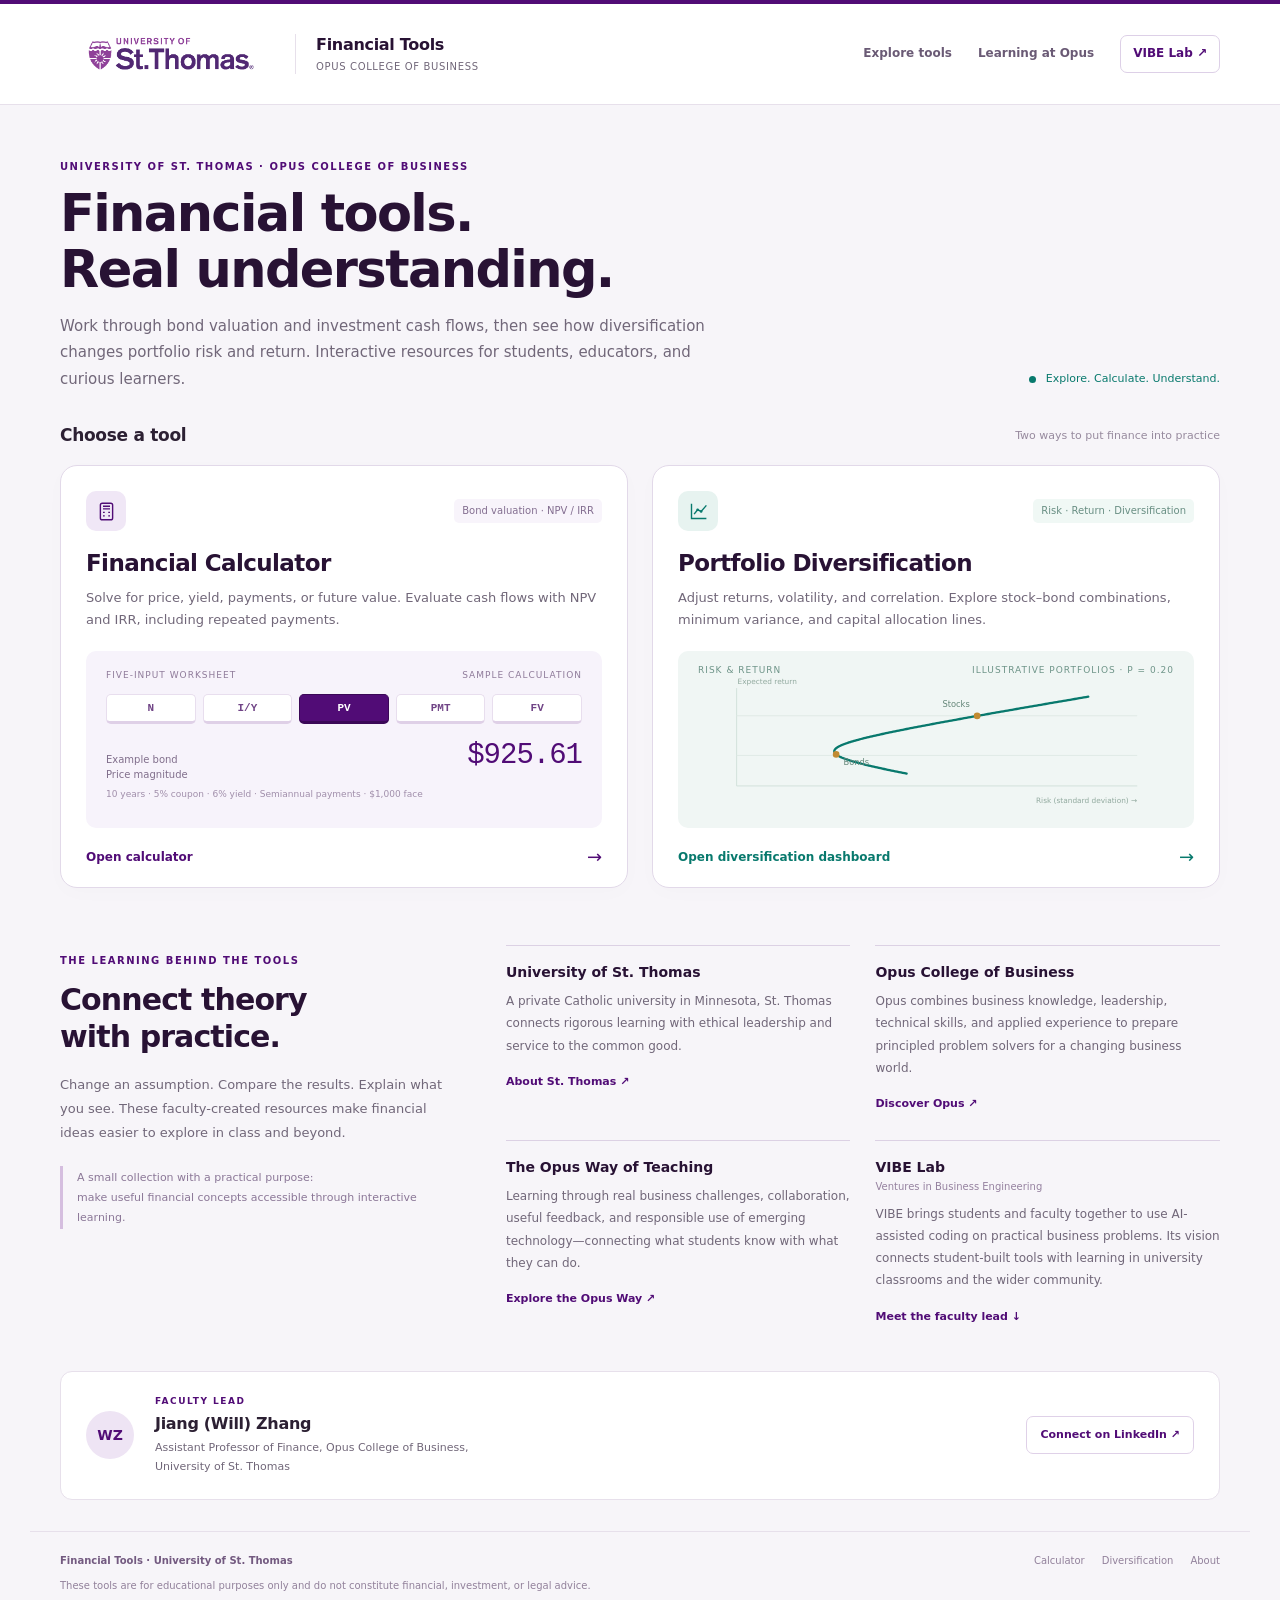
<file: index.html>
<!doctype html>
<html lang="en">
<head>
  <meta charset="utf-8">
  <meta name="viewport" content="width=device-width,initial-scale=1">
  <meta name="description" content="Interactive financial learning tools by Jiang (Will) Zhang at the University of St. Thomas, Opus College of Business: a financial calculator and a portfolio diversification dashboard.">
  <title>Financial Tools | University of St. Thomas · Opus</title>
  <link rel="icon" href="data:,">
  <link rel="stylesheet" href="./assets/site.css">
</head>
<body class="ft-home">
  <a class="ft-skip" href="#main">Skip to content</a>
  <header class="ft-header">
    <div class="ft-wrap ft-header-inner">
      <a class="ft-logo-group" href="./index.html" aria-label="Financial Tools home"><img class="ft-logo" src="./assets/ust-logo.png" width="739" height="301" alt="University of St. Thomas"><span class="ft-wordmark"><strong>Financial Tools</strong><span>Opus College of Business</span></span></a>
      <nav class="ft-home-nav" aria-label="Main navigation"><a href="#tools">Explore tools</a><a href="#about">Learning at Opus</a><a class="ft-nav-accent" href="#vibe">VIBE Lab ↗</a></nav>
    </div>
  </header>
  <main class="ft-wrap" id="main">
    <section class="ft-hero" aria-labelledby="page-title">
      <div><span class="ft-eyebrow">University of St. Thomas · Opus College of Business</span><h1 id="page-title">Financial tools.<br>Real understanding.</h1><p>Work through bond valuation and investment cash flows, then see how diversification changes portfolio risk and return. Interactive resources for students, educators, and curious learners.</p></div>
      <div class="ft-hero-note"><i aria-hidden="true"></i>Explore. Calculate. Understand.</div>
    </section>
    <section id="tools" aria-labelledby="tools-title">
      <div class="ft-section-heading"><h2 id="tools-title">Choose a tool</h2><span>Two ways to put finance into practice</span></div>
      <div class="ft-tool-grid">
        <a class="ft-tool-card" href="./calculator/index.html" aria-label="Open Financial Calculator">
          <div class="ft-tool-top"><span class="ft-icon" aria-hidden="true"><svg viewBox="0 0 24 24" fill="none" stroke="currentColor" stroke-width="1.6"><rect x="5" y="2.5" width="14" height="19" rx="2.2"/><path d="M8 6h8M8 9h8M8 13h2m4 0h2M8 17h2m4 0h2"/></svg></span><span class="ft-tool-tag">Bond valuation · NPV / IRR</span></div>
          <h3>Financial Calculator</h3><p class="ft-tool-description">Solve for price, yield, payments, or future value. Evaluate cash flows with NPV and IRR, including repeated payments.</p>
          <div class="ft-preview" aria-hidden="true"><div class="ft-preview-label"><span>Five-input worksheet</span><span>Sample calculation</span></div><div class="ft-mini-keys"><span>N</span><span>I/Y</span><span class="ft-key-active">PV</span><span>PMT</span><span>FV</span></div><div class="ft-preview-answer"><span>Example bond<br>Price magnitude</span><strong>$925.61</strong></div><div class="ft-preview-foot">10 years · 5% coupon · 6% yield · Semiannual payments · $1,000 face</div></div>
          <div class="ft-tool-open"><span>Open calculator</span><span class="ft-open-arrow" aria-hidden="true">→</span></div>
        </a>
        <a class="ft-tool-card ft-div-card" href="./diversification/index.html" aria-label="Open Portfolio Diversification Dashboard">
          <div class="ft-tool-top"><span class="ft-icon" aria-hidden="true"><svg viewBox="0 0 24 24" fill="none" stroke="currentColor" stroke-width="1.6"><path d="M4 3v17h17M7 15l4-5 4 2 6-7"/><circle cx="11" cy="10" r="1.5" fill="currentColor" stroke="none"/><circle cx="15" cy="12" r="1.5" fill="currentColor" stroke="none"/></svg></span><span class="ft-tool-tag">Risk · Return · Diversification</span></div>
          <h3>Portfolio Diversification</h3><p class="ft-tool-description">Adjust returns, volatility, and correlation. Explore stock–bond combinations, minimum variance, and capital allocation lines.</p>
          <div class="ft-preview" aria-hidden="true"><div class="ft-preview-label"><span>Risk &amp; return</span><span>Illustrative portfolios · ρ = 0.20</span></div><svg class="ft-curve" viewBox="0 0 480 143" aria-hidden="true"><path d="M24 12V118H458" stroke="#d0e0d9" stroke-width="1" fill="none"/><path d="M24 42H458M24 85H458" stroke="#dfeae5" stroke-width="1" fill="none"/><path d="M208.18,104.67 L206.08,104.25 L203.99,103.83 L201.91,103.42 L199.84,103.00 L197.79,102.58 L195.75,102.17 L193.72,101.75 L191.71,101.33 L189.72,100.92 L187.74,100.50 L185.77,100.08 L183.83,99.67 L181.90,99.25 L179.99,98.83 L178.10,98.42 L176.23,98.00 L174.37,97.58 L172.55,97.17 L170.74,96.75 L168.95,96.33 L167.20,95.92 L165.46,95.50 L163.75,95.08 L162.07,94.67 L160.42,94.25 L158.79,93.83 L157.20,93.42 L155.63,93.00 L154.10,92.58 L152.61,92.17 L151.14,91.75 L149.72,91.33 L148.33,90.92 L146.98,90.50 L145.67,90.08 L144.40,89.67 L143.18,89.25 L142.00,88.83 L140.87,88.42 L139.78,88.00 L138.74,87.58 L137.75,87.17 L136.82,86.75 L135.93,86.33 L135.11,85.92 L134.33,85.50 L133.62,85.08 L132.96,84.67 L132.36,84.25 L131.82,83.83 L131.34,83.42 L130.92,83.00 L130.57,82.58 L130.28,82.17 L130.05,81.75 L129.89,81.33 L129.79,80.92 L129.76,80.50 L129.79,80.08 L129.89,79.67 L130.05,79.25 L130.28,78.83 L130.57,78.42 L130.92,78.00 L131.34,77.58 L131.82,77.17 L132.36,76.75 L132.96,76.33 L133.62,75.92 L134.33,75.50 L135.11,75.08 L135.93,74.67 L136.82,74.25 L137.75,73.83 L138.74,73.42 L139.78,73.00 L140.87,72.58 L142.00,72.17 L143.18,71.75 L144.40,71.33 L145.67,70.92 L146.98,70.50 L148.33,70.08 L149.72,69.67 L151.14,69.25 L152.61,68.83 L154.10,68.42 L155.63,68.00 L157.20,67.58 L158.79,67.17 L160.42,66.75 L162.07,66.33 L163.75,65.92 L165.46,65.50 L167.20,65.08 L168.95,64.67 L170.74,64.25 L172.55,63.83 L174.37,63.42 L176.23,63.00 L178.10,62.58 L179.99,62.17 L181.90,61.75 L183.83,61.33 L185.77,60.92 L187.74,60.50 L189.72,60.08 L191.71,59.67 L193.72,59.25 L195.75,58.83 L197.79,58.42 L199.84,58.00 L201.91,57.58 L203.99,57.17 L206.08,56.75 L208.18,56.33 L210.30,55.92 L212.42,55.50 L214.56,55.08 L216.71,54.67 L218.86,54.25 L221.03,53.83 L223.20,53.42 L225.39,53.00 L227.58,52.58 L229.78,52.17 L231.99,51.75 L234.21,51.33 L236.43,50.92 L238.67,50.50 L240.90,50.08 L243.15,49.67 L245.40,49.25 L247.66,48.83 L249.93,48.42 L252.20,48.00 L254.48,47.58 L256.76,47.17 L259.05,46.75 L261.34,46.33 L263.64,45.92 L265.95,45.50 L268.26,45.08 L270.57,44.67 L272.89,44.25 L275.21,43.83 L277.54,43.42 L279.87,43.00 L282.21,42.58 L284.55,42.17 L286.89,41.75 L289.24,41.33 L291.59,40.92 L293.94,40.50 L296.30,40.08 L298.66,39.67 L301.03,39.25 L303.40,38.83 L305.77,38.42 L308.14,38.00 L310.52,37.58 L312.90,37.17 L315.28,36.75 L317.67,36.33 L320.06,35.92 L322.45,35.50 L324.84,35.08 L327.24,34.67 L329.64,34.25 L332.04,33.83 L334.45,33.42 L336.85,33.00 L339.26,32.58 L341.67,32.17 L344.08,31.75 L346.50,31.33 L348.91,30.92 L351.33,30.50 L353.75,30.08 L356.18,29.67 L358.60,29.25 L361.03,28.83 L363.45,28.42 L365.88,28.00 L368.32,27.58 L370.75,27.17 L373.18,26.75 L375.62,26.33 L378.06,25.92 L380.50,25.50 L382.94,25.08 L385.38,24.67 L387.82,24.25 L390.27,23.83 L392.72,23.42 L395.16,23.00 L397.61,22.58 L400.06,22.17 L402.52,21.75 L404.97,21.33" fill="none" stroke="#08796d" stroke-width="2.5" stroke-linecap="round"/><circle cx="131.82" cy="83.83" r="3.6" fill="#c18b32"/><circle cx="284.55" cy="42.17" r="3.6" fill="#c18b32"/><text x="139.82" y="95.83" font-size="9" fill="#658779">Bonds</text><text x="276.55" y="32.17" text-anchor="end" font-size="9" fill="#658779">Stocks</text><text x="25" y="8" font-size="8" fill="#92aa9f">Expected return</text><text x="458" y="136" text-anchor="end" font-size="8" fill="#92aa9f">Risk (standard deviation) →</text></svg></div>
          <div class="ft-tool-open"><span>Open diversification dashboard</span><span class="ft-open-arrow" aria-hidden="true">→</span></div>
        </a>
      </div>
    </section>
    <section class="ft-learning" id="about" aria-labelledby="learning-title">
      <div class="ft-learning-intro"><span class="ft-eyebrow">The learning behind the tools</span><h2 id="learning-title">Connect theory<br>with practice.</h2><p>Change an assumption. Compare the results. Explain what you see. These faculty-created resources make financial ideas easier to explore in class and beyond.</p><div class="ft-learning-note">A small collection with a practical purpose:<br>make useful financial concepts accessible through interactive learning.</div></div>
      <div class="ft-about-grid">
        <article class="ft-about-item"><h3>University of St. Thomas</h3><p>A private Catholic university in Minnesota, St. Thomas connects rigorous learning with ethical leadership and service to the common good.</p><a class="ft-more" href="https://www.stthomas.edu/about/index.html" target="_blank" rel="noopener noreferrer">About St. Thomas ↗</a></article>
        <article class="ft-about-item"><h3>Opus College of Business</h3><p>Opus combines business knowledge, leadership, technical skills, and applied experience to prepare principled problem solvers for a changing business world.</p><a class="ft-more" href="https://business.stthomas.edu/about/" target="_blank" rel="noopener noreferrer">Discover Opus ↗</a></article>
        <article class="ft-about-item"><h3>The Opus Way of Teaching</h3><p>Learning through real business challenges, collaboration, useful feedback, and responsible use of emerging technology—connecting what students know with what they can do.</p><a class="ft-more" href="https://business.stthomas.edu/about/the-opus-way/" target="_blank" rel="noopener noreferrer">Explore the Opus Way ↗</a></article>
        <article class="ft-about-item" id="vibe"><h3>VIBE Lab<span class="ft-vibe-name">Ventures in Business Engineering</span></h3><p>VIBE brings students and faculty together to use AI-assisted coding on practical business problems. Its vision connects student-built tools with learning in university classrooms and the wider community.</p><a class="ft-more" href="#creator">Meet the faculty lead ↓</a></article>
      </div>
    </section>
    <section class="ft-faculty" id="creator" aria-labelledby="creator-title"><div class="ft-faculty-monogram" aria-hidden="true">WZ</div><div><div class="ft-eyebrow">FACULTY LEAD</div><h2 id="creator-title">Jiang (Will) Zhang</h2><p>Assistant Professor of Finance, Opus College of Business,<br>University of St. Thomas</p></div><a class="ft-linkedin" href="https://www.linkedin.com/in/jiang-will-zhang/" target="_blank" rel="noopener noreferrer" aria-label="Jiang (Will) Zhang on LinkedIn">Connect on LinkedIn ↗</a></section>
  </main>
  <footer class="ft-wrap ft-footer"><div class="ft-footer-row"><strong>Financial Tools · University of St. Thomas</strong><nav class="ft-footer-links" aria-label="Footer navigation"><a href="./calculator/index.html">Calculator</a><a href="./diversification/index.html">Diversification</a><a href="#about">About</a></nav></div><p>These tools are for educational purposes only and do not constitute financial, investment, or legal advice.</p></footer>
</body>
</html>
</file>
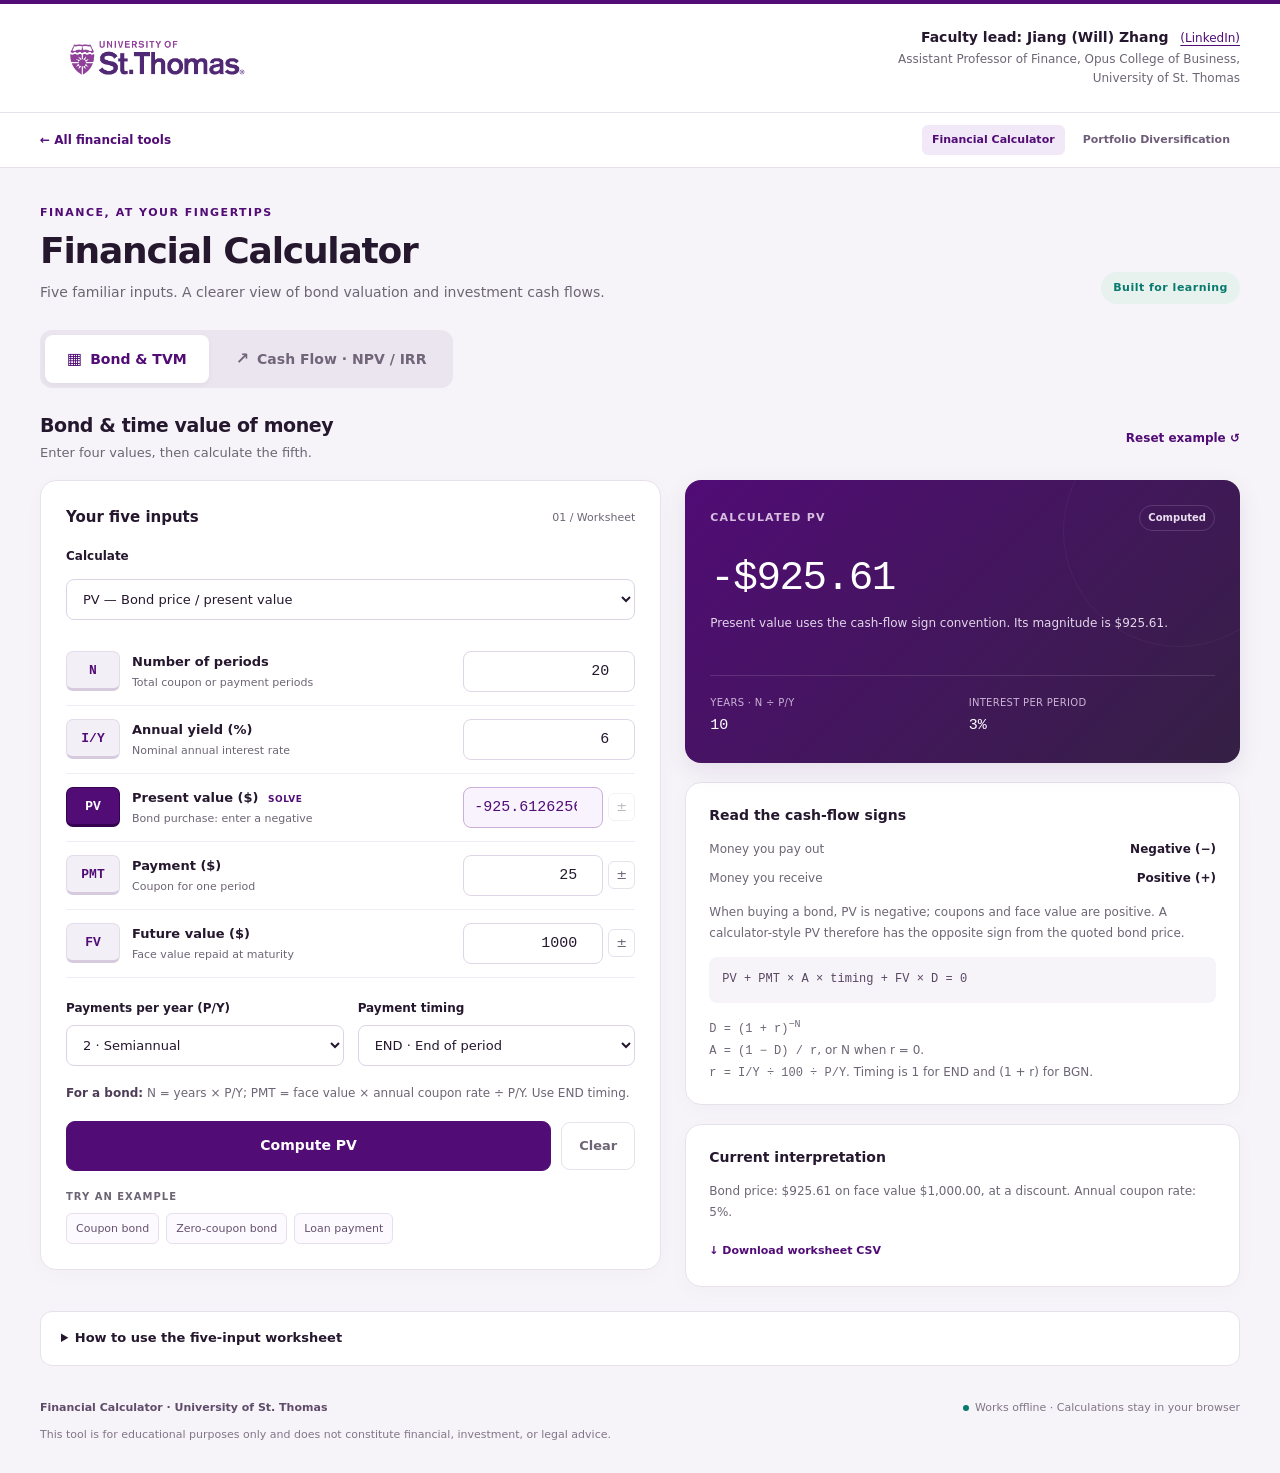
<file: calculator/index.html>
<!doctype html>
<html lang="en">
<head>
  <meta charset="utf-8">
  <meta name="viewport" content="width=device-width,initial-scale=1">
  <meta name="description" content="An educational financial calculator for bond prices, yields, time value of money, NPV, and IRR.">
  <title>Financial Calculator | Financial Tools · St. Thomas</title>
  <link rel="icon" href="data:,">
  <style>
    :root{--purple:#510c76;--purple2:#6e2491;--ink:#25172e;--muted:#6d6575;--line:#e7e1ec;--paper:#fff;--bg:#f6f4f8;--light:#f3edf8;--green:#08796d;--red:#b52b44;--gold:#99630b;--shadow:0 5px 22px #25172e06}
    *{box-sizing:border-box}body{margin:0;background:var(--bg);color:var(--ink);font:15px/1.55 system-ui,-apple-system,BlinkMacSystemFont,"Segoe UI",sans-serif}button,input,select{font:inherit}button,select{cursor:pointer}button{transition:background .15s,border-color .15s,transform .15s}button:active{transform:translateY(1px)}a{color:var(--purple)}button:focus-visible,a:focus-visible,input:focus-visible,select:focus-visible,summary:focus-visible{outline:3px solid #c496df;outline-offset:3px}button:disabled{cursor:default;opacity:.45}input,select{min-width:0}input{font-variant-numeric:tabular-nums}button svg{vertical-align:middle}h1,h2,h3,p{margin-top:0}h2{font-size:21px;line-height:1.35;letter-spacing:-.4px;margin-bottom:7px}h3{font-size:15px}small{font-size:12px}strong{font-weight:650}[hidden]{display:none!important}.mono{font-family:ui-monospace,SFMono-Regular,Consolas,monospace;font-variant-numeric:tabular-nums}.muted{color:var(--muted)}.eyebrow{font-size:11px;font-weight:750;letter-spacing:1.5px;text-transform:uppercase;color:var(--purple)}.sr-only{position:absolute;width:1px;height:1px;padding:0;margin:-1px;overflow:hidden;clip:rect(0,0,0,0);white-space:nowrap;border:0}
    .brand{background:#fff;border-top:4px solid var(--purple);border-bottom:1px solid var(--line)}.brand-inner{max-width:1260px;margin:auto;display:flex;align-items:center;justify-content:space-between;gap:28px;padding:7px 30px}.brand img{width:230px;max-width:35%;height:auto}.creator{text-align:right;max-width:680px;font-size:12px;line-height:1.65}.creator-name{font-size:14px;font-weight:700}.creator a{font-size:12px;font-weight:500;margin-left:7px;text-underline-offset:3px}.creator-title{color:var(--muted)}
    main{max-width:1260px;margin:0 auto;padding:32px 30px 0}.hero{display:flex;justify-content:space-between;align-items:flex-end;gap:24px;margin-bottom:26px}.hero h1{font-size:36px;line-height:1.15;letter-spacing:-1.2px;margin:7px 0 10px}.hero p{color:var(--muted);font-size:14px;margin:0;max-width:630px}.hero-tag{font-size:11px;letter-spacing:.5px;white-space:nowrap;color:var(--green);background:#e7f2ef;padding:7px 12px;border-radius:30px;font-weight:650}.tabs{display:flex;width:fit-content;gap:5px;padding:5px;background:#eae5ef;border-radius:12px;margin-bottom:25px}.tabs button{border:0;background:transparent;padding:12px 22px;border-radius:8px;font-weight:650;color:#716579;font-size:14px}.tabs button[aria-selected=true]{color:var(--purple);background:white;box-shadow:0 2px 6px #24122e0c}.tab-icon{margin-right:8px;font-size:16px}.worksheet{animation:appear .2s ease-out}@keyframes appear{from{opacity:.6;transform:translateY(4px)}to{opacity:1;transform:none}}.worksheet-heading{display:flex;align-items:center;justify-content:space-between;gap:16px;margin-bottom:17px}.worksheet-heading h2{font-size:19px;margin:0}.worksheet-heading p{margin:4px 0 0;color:var(--muted);font-size:13px}.text-button{border:0;background:none;color:var(--purple);font-size:12px;padding:8px 0;font-weight:650;white-space:nowrap}.columns{display:grid;grid-template-columns:minmax(0,1.12fr) minmax(0,1fr);gap:24px;align-items:start}.card{background:var(--paper);border:1px solid var(--line);border-radius:16px;padding:25px;box-shadow:var(--shadow)}.card-title{display:flex;align-items:center;justify-content:space-between;gap:12px;margin-bottom:18px}.card-title h3{margin:0;font-size:15px}.card-step{font-size:11px;color:var(--muted)}.control-label{display:block;font-size:12px;font-weight:650;margin-bottom:7px}.select-control,.number-control{width:100%;padding:11px 12px;border:1px solid #dcd4e4;border-radius:8px;background:#fff;color:var(--ink)}.select-control{font-size:13px}.select-control:focus,.number-control:focus{border-color:var(--purple2);outline:2px solid #eadcf2;outline-offset:0}.solve-select{display:grid;grid-template-columns:1fr;gap:6px;margin-bottom:18px}.tvm-row{display:grid;grid-template-columns:54px 1fr 172px;gap:12px;align-items:center;padding:13px 0;border-bottom:1px solid #f0ebf4}.keycap{display:flex;align-items:center;justify-content:center;height:40px;background:#f3eff7;border:1px solid #e4dbea;border-bottom:3px solid #d6cadf;border-radius:7px;color:var(--purple);font:bold 13px ui-monospace,Consolas,monospace}.tvm-label{display:block;font-size:13px;font-weight:650}.tvm-help{display:block;font-size:11px;line-height:1.5;color:var(--muted);margin-top:3px}.numeric-wrap{display:flex;position:relative;align-items:center;gap:5px}.numeric-wrap input{width:100%;font:500 15px ui-monospace,Consolas,monospace;text-align:right;padding:11px 10px;border:1px solid #ded6e6;border-radius:8px;background:white;color:var(--ink)}.numeric-wrap input:read-only{color:var(--purple);background:#f8f3fc;border-color:#cbaedb}.tvm-row.solving .keycap{background:var(--purple);color:white;border-color:#35034f}.solve-badge{display:none;font-size:9px;text-transform:uppercase;font-weight:700;letter-spacing:.5px;color:var(--purple);margin-left:5px}.solving .solve-badge{display:inline}.flip{background:none;border:1px solid var(--line);border-radius:6px;flex-shrink:0;width:27px;height:28px;padding:0;color:var(--muted);font-size:13px}.settings{display:grid;grid-template-columns:1fr 1fr;gap:14px;margin:21px 0 18px}.hint{color:var(--muted);font-size:12px;line-height:1.65;margin:15px 0}.hint strong{color:#4d3c58}.primary{background:var(--purple);color:white;border:1px solid var(--purple);padding:13px 20px;border-radius:9px;font-weight:700;font-size:14px}.primary:hover{background:#3f075d}.secondary{background:white;color:var(--purple);border:1px solid #d8cbe2;padding:9px 13px;border-radius:8px;font-weight:650;font-size:12px}.secondary:hover{background:var(--light)}.actions{display:flex;gap:10px;align-items:center;margin-top:18px}.actions .primary{flex:1}.clear{border:1px solid var(--line);background:#fff;color:var(--muted);border-radius:9px;padding:13px 17px;font-size:13px;font-weight:600}.error{margin:16px 0 0;background:#fff0f1;color:#9b1836;border:1px solid #f1c7cf;padding:11px 13px;border-radius:8px;font-size:12px}.examples{display:flex;gap:7px;flex-wrap:wrap;margin-top:18px}.examples-label{width:100%;font-size:10px;letter-spacing:1px;font-weight:700;text-transform:uppercase;color:var(--muted);margin-bottom:1px}.example{font-size:11px;border:1px solid #e7deee;color:#65516f;background:#fcfaff;border-radius:6px;padding:6px 9px}.example:hover{border-color:#ba98cc;background:#f4edf9}
    .result-card{background:linear-gradient(135deg,#510c76,#352044);border:0;color:white;box-shadow:0 8px 24px #510c7617;position:relative;overflow:hidden}.result-card:after{content:"";position:absolute;right:-55px;top:-65px;border:1px solid #ffffff0b;border-radius:50%;width:230px;height:230px;pointer-events:none}.result-eyebrow{color:#d8bedf;font-size:11px;font-weight:650;letter-spacing:1.2px;text-transform:uppercase;display:flex;gap:10px;align-items:center;justify-content:space-between}.result-status{font-size:10px;text-transform:none;letter-spacing:0;border:1px solid #ffffff25;border-radius:20px;padding:4px 8px;color:#e9dfef}.result-number{font:500 clamp(30px,3.2vw,46px)/1.25 ui-monospace,SFMono-Regular,Consolas,monospace;letter-spacing:-1.5px;margin:22px 0 10px;overflow-wrap:anywhere}.result-note{min-height:38px;color:#e2d5e9;font-size:12px;margin:0;line-height:1.65}.metric-row{display:grid;grid-template-columns:1fr 1fr;gap:12px;margin-top:23px;padding-top:19px;border-top:1px solid #ffffff20}.metric-label{display:block;color:#cbb3d6;font-size:10px;letter-spacing:.3px}.metric-value{display:block;font-size:15px;margin-top:4px;font-variant-numeric:tabular-nums}.right-stack{display:flex;flex-direction:column;gap:19px}.explanation{font-size:12px;color:var(--muted);line-height:1.75}.explanation h3{color:var(--ink);margin-bottom:12px;font-size:14px}.formula{font:12px/1.8 ui-monospace,Consolas,monospace;background:#f6f3f9;color:#594663;padding:12px 13px;border-radius:8px;overflow-wrap:anywhere;margin:13px 0}.explanation p:last-child{margin-bottom:0}.pill{display:inline-block;font-size:10px;font-weight:650;letter-spacing:.2px;border-radius:5px;padding:3px 7px;background:#edf5f2;color:var(--green)}.soft-card{padding:20px 23px}.inline-summary{display:flex;justify-content:space-between;gap:20px;font-size:12px;margin-bottom:8px}.inline-summary:last-child{margin:0}.inline-summary strong{color:var(--ink);text-align:right}.help{margin:24px 0 0;border:1px solid var(--line);background:#fff;border-radius:12px;padding:16px 20px;font-size:12px;color:var(--muted)}.help summary{font-size:13px;font-weight:650;color:var(--ink);cursor:pointer}.help p{margin:13px 0 0}.help ul{padding-left:20px;margin-bottom:3px}.help li{margin:7px 0}.help code{font:11px ui-monospace,Consolas,monospace;color:var(--purple)}
    .cash-controls{display:grid;grid-template-columns:1fr 1fr;gap:14px}.initial-flow{margin:0 0 18px;background:#f9f6fb;border:1px solid var(--line);border-radius:10px;padding:15px;display:grid;grid-template-columns:1fr 165px;gap:15px;align-items:center}.initial-flow label{font-size:13px;font-weight:700}.initial-flow small{display:block;color:var(--muted);margin-top:3px;font-size:11px}.initial-flow input{text-align:right;font:500 15px ui-monospace,Consolas,monospace}.flows-heading{display:grid;grid-template-columns:1fr 142px 63px 25px;gap:10px;font-size:10px;text-transform:uppercase;letter-spacing:.5px;color:var(--muted);margin:22px 0 7px}.flows-heading span:nth-child(2),.flows-heading span:nth-child(3){text-align:center}.flow-row{display:grid;grid-template-columns:1fr 142px 63px 25px;gap:10px;align-items:center;padding:9px 0;border-top:1px solid #f0ebf4}.flow-label{font-size:12px;font-weight:700;color:#54425f}.flow-periods{display:block;font-size:10px;color:var(--muted);font-weight:400;margin-top:2px}.flow-amount,.flow-repeat{width:100%;padding:9px 8px;border:1px solid #ded6e6;border-radius:7px;background:white;font:13px ui-monospace,Consolas,monospace;color:var(--ink);text-align:right}.flow-repeat{text-align:center}.remove-row{border:0;background:transparent;color:#aa96b6;font-size:20px;padding:3px 0}.remove-row:hover{color:var(--red)}.row-actions{display:flex;align-items:center;justify-content:space-between;gap:12px;margin:14px 0 0}.period-count{font-size:11px;color:var(--muted)}.irr-panel .card-title{margin-bottom:7px}.irr-main{font:600 28px/1.4 ui-monospace,Consolas,monospace;letter-spacing:-1px;color:var(--purple)}.irr-detail{font-size:12px;line-height:1.65;color:var(--muted);margin:7px 0 0}.irr-roots{margin:12px 0 0;padding:0;list-style:none}.irr-roots li{display:flex;justify-content:space-between;align-items:baseline;gap:12px;border-top:1px solid var(--line);padding-top:10px;margin-top:10px;font-size:11px;color:var(--muted)}.irr-roots strong{font:600 15px ui-monospace,Consolas,monospace;color:var(--purple)}.notice{background:#fff8e9;border:1px solid #f0e0b6;color:#836122;font-size:11px;padding:10px 12px;border-radius:8px;margin-top:13px;line-height:1.65}.timeline{margin-top:8px}.timeline svg{display:block;width:100%;height:auto}.timeline-label{font-size:10px;color:var(--muted);margin-top:5px}.schedule{margin-top:23px}.schedule summary{font-weight:650;font-size:12px;cursor:pointer}.schedule-scroll{overflow:auto;max-height:310px;margin-top:12px;border:1px solid var(--line);border-radius:9px}.schedule table{width:100%;border-collapse:collapse;font-size:12px;white-space:nowrap}.schedule th{position:sticky;top:0;background:#f4eef8;color:#664a77;font-size:10px;letter-spacing:.4px;text-transform:uppercase;z-index:1}.schedule td,.schedule th{padding:10px 12px;text-align:right;border-bottom:1px solid #eee8f3;font-variant-numeric:tabular-nums}.schedule td:first-child,.schedule th:first-child{text-align:left}.schedule tr:last-child td{border-bottom:0}.export-row{display:flex;justify-content:flex-end;gap:10px;margin-top:18px}.footer{padding:28px 0 30px;margin:5px auto 0;font-size:11px;line-height:1.7;color:#827589}.footer strong{color:#5f4b6a}.footer-top{display:flex;justify-content:space-between;align-items:center;gap:18px;margin-bottom:9px}.footer p{margin:0}.offline-dot{display:inline-block;width:6px;height:6px;border-radius:100%;background:var(--green);margin-right:6px}.tvm-export{font-size:11px;background:none;border:0;color:var(--purple);font-weight:650;padding:6px 0}
    @media(min-width:1500px){main{padding-top:40px}.hero{margin-bottom:32px}}
    @media(max-width:1000px){.columns{grid-template-columns:1fr 1fr;gap:18px}.card{padding:20px}.tvm-row{grid-template-columns:42px 1fr 132px;gap:8px}.keycap{height:37px;font-size:12px}.numeric-wrap input{font-size:13px}.tvm-help{font-size:10px}.flows-heading,.flow-row{grid-template-columns:1fr 110px 53px 20px;gap:7px}.hero-tag{display:none}}
    @media(max-width:780px){main{padding:25px 20px 0}.columns{grid-template-columns:1fr}.brand-inner{padding:4px 20px;gap:12px}.brand img{width:200px}.creator-title{font-size:10px}.hero h1{font-size:30px}.hero p{font-size:13px}.tvm-row{grid-template-columns:48px 1fr 170px;gap:12px}.tvm-help{font-size:11px}.numeric-wrap input{font-size:15px}.right-stack{gap:16px}.result-number{font-size:40px}.tabs{width:100%}.tabs button{flex:1;padding:11px 12px;font-size:13px}.flows-heading,.flow-row{grid-template-columns:1fr 160px 65px 25px;gap:10px}.footer-top{align-items:flex-start;flex-direction:column;gap:6px}}
    @media(max-width:480px){main{padding:22px 15px 0}.brand-inner{flex-direction:column;gap:0;padding:0 18px 16px}.brand img{max-width:230px;width:210px}.creator{text-align:center}.creator-name{font-size:13px}.creator-title{font-size:11px}.hero{margin-bottom:21px}.hero h1{font-size:29px}.hero .eyebrow{font-size:10px}.tabs button{padding:11px 8px;font-size:12px}.tab-icon{display:none}.worksheet-heading h2{font-size:17px}.worksheet-heading p{font-size:12px}.card{padding:18px}.tvm-row{grid-template-columns:42px minmax(0,1fr) 128px;gap:8px}.tvm-label{font-size:12px}.tvm-help{font-size:10px}.numeric-wrap input{font-size:13px;padding:10px 7px}.flip{width:22px;font-size:11px}.solve-badge{display:none!important}.settings{gap:10px}.control-label{font-size:11px}.select-control{padding:10px 8px;font-size:12px}.result-number{font-size:35px}.initial-flow{grid-template-columns:1fr 135px;padding:12px;gap:10px}.cash-controls{gap:10px}.flows-heading,.flow-row{grid-template-columns:minmax(50px,1fr) minmax(75px,110px) 50px 20px;gap:7px}.flow-amount,.flow-repeat{font-size:12px;padding:9px 6px}.flow-periods{font-size:9px}.primary{font-size:13px}.hint{font-size:11px}.footer{padding-bottom:24px}.hero{gap:0}.cash-controls .control-label{min-height:34px}.irr-roots li{align-items:flex-start;flex-direction:column;gap:4px}.explanation{font-size:11px}}
    @media(prefers-reduced-motion:reduce){*{animation:none!important;transition:none!important}}
    @media print{body{background:white}.brand-inner{padding:0}.tabs,.examples,.actions,.text-button,.export-row,.flip,.footer-top span,.tvm-export{display:none!important}.card{box-shadow:none;break-inside:avoid}.result-card{background:#f4edf8;color:#25172e;border:1px solid #c6b7d1}.result-card *{color:#25172e!important}.columns{grid-template-columns:1fr 1fr}.help{break-inside:avoid}.brand{border-top:0}main{padding:20px 0}.hero{margin-bottom:18px}.footer{padding-bottom:0}}
  </style>
<link rel="stylesheet" href="../assets/site.css">
</head>
<body>
  <header class="brand">
    <div class="brand-inner">
      <img src="[data-uri]" width="739" height="301" alt="University of St. Thomas">
      <div class="creator">
        <div class="creator-name">Faculty lead: Jiang (Will) Zhang <a href="https://www.linkedin.com/in/jiang-will-zhang/" target="_blank" rel="noopener noreferrer">(LinkedIn)</a></div>
        <div class="creator-title">Assistant Professor of Finance, Opus College of Business,<br>University of St. Thomas</div>
      </div>
    </div>
  </header>
<nav class="ft-tool-nav" aria-label="Financial tools navigation"><div class="ft-tool-nav-inner"><a class="ft-back" href="../index.html">← All financial tools</a><div class="ft-tool-nav-links"><a href="../calculator/index.html" aria-current="page">Financial Calculator</a><a href="../diversification/index.html">Portfolio Diversification</a></div></div></nav>

  <main>
    <div class="hero">
      <div><span class="eyebrow">Finance, at your fingertips</span><h1>Financial Calculator</h1><p>Five familiar inputs. A clearer view of bond valuation and investment cash flows.</p></div>
      <span class="hero-tag">Built for learning</span>
    </div>
    <nav class="tabs" role="tablist" aria-label="Calculator worksheets">
      <button type="button" id="tab-tvm" role="tab" aria-selected="true" aria-controls="panel-tvm" data-tab="tvm"><span class="tab-icon" aria-hidden="true">▦</span>Bond &amp; TVM</button>
      <button type="button" id="tab-cash" role="tab" aria-selected="false" aria-controls="panel-cash" tabindex="-1" data-tab="cash"><span class="tab-icon" aria-hidden="true">↗</span>Cash Flow · NPV / IRR</button>
    </nav>

    <section id="panel-tvm" class="worksheet" role="tabpanel" aria-labelledby="tab-tvm">
      <div class="worksheet-heading"><div><h2>Bond &amp; time value of money</h2><p>Enter four values, then calculate the fifth.</p></div><button type="button" class="text-button" id="reset-tvm">Reset example ↺</button></div>
      <div class="columns">
        <form id="tvm-form" class="card" novalidate>
          <div class="card-title"><h3>Your five inputs</h3><span class="card-step">01 / Worksheet</span></div>
          <div class="solve-select"><label class="control-label" for="solve-for">Calculate</label><select id="solve-for" class="select-control"><option value="pv">PV — Bond price / present value</option><option value="iy">I/Y — Annual yield / interest rate</option><option value="n">N — Number of periods</option><option value="pmt">PMT — Payment per period</option><option value="fv">FV — Face / future value</option></select></div>
          <div class="tvm-row" data-variable="n"><span class="keycap" aria-hidden="true">N</span><div><label class="tvm-label" for="tvm-n">Number of periods <span class="solve-badge">Solve</span></label><span class="tvm-help">Total coupon or payment periods</span></div><div class="numeric-wrap"><input id="tvm-n" type="number" step="any" inputmode="decimal" aria-describedby="period-hint" value="20"></div></div>
          <div class="tvm-row" data-variable="iy"><span class="keycap" aria-hidden="true">I/Y</span><div><label class="tvm-label" for="tvm-iy">Annual yield (%) <span class="solve-badge">Solve</span></label><span class="tvm-help">Nominal annual interest rate</span></div><div class="numeric-wrap"><input id="tvm-iy" type="number" step="any" inputmode="decimal" value="6"></div></div>
          <div class="tvm-row solving" data-variable="pv"><span class="keycap" aria-hidden="true">PV</span><div><label class="tvm-label" for="tvm-pv">Present value ($) <span class="solve-badge">Solve</span></label><span class="tvm-help">Bond purchase: enter a negative</span></div><div class="numeric-wrap"><input id="tvm-pv" type="number" step="any" inputmode="decimal" readonly placeholder="Calculated"><button class="flip" type="button" data-flip="pv" aria-label="Change sign of PV" disabled>±</button></div></div>
          <div class="tvm-row" data-variable="pmt"><span class="keycap" aria-hidden="true">PMT</span><div><label class="tvm-label" for="tvm-pmt">Payment ($) <span class="solve-badge">Solve</span></label><span class="tvm-help">Coupon for one period</span></div><div class="numeric-wrap"><input id="tvm-pmt" type="number" step="any" inputmode="decimal" value="25"><button class="flip" type="button" data-flip="pmt" aria-label="Change sign of PMT">±</button></div></div>
          <div class="tvm-row" data-variable="fv"><span class="keycap" aria-hidden="true">FV</span><div><label class="tvm-label" for="tvm-fv">Future value ($) <span class="solve-badge">Solve</span></label><span class="tvm-help">Face value repaid at maturity</span></div><div class="numeric-wrap"><input id="tvm-fv" type="number" step="any" inputmode="decimal" value="1000"><button class="flip" type="button" data-flip="fv" aria-label="Change sign of FV">±</button></div></div>
          <div class="settings"><div><label class="control-label" for="tvm-frequency">Payments per year (P/Y)</label><select id="tvm-frequency" class="select-control"><option value="1">1 · Annual</option><option value="2" selected>2 · Semiannual</option><option value="4">4 · Quarterly</option><option value="12">12 · Monthly</option></select></div><div><label class="control-label" for="tvm-timing">Payment timing</label><select id="tvm-timing" class="select-control"><option value="end">END · End of period</option><option value="begin">BGN · Beginning of period</option></select></div></div>
          <p class="hint" id="period-hint"><strong>For a bond:</strong> N = years × P/Y; PMT = face value × annual coupon rate ÷ P/Y. Use END timing.</p>
          <div class="actions"><button class="primary" id="compute-tvm" type="submit">Compute PV</button><button class="clear" id="clear-tvm" type="button">Clear</button></div>
          <p class="error" id="tvm-error" role="alert" hidden></p>
          <div class="examples"><span class="examples-label">Try an example</span><button class="example" type="button" data-tvm-example="bond">Coupon bond</button><button class="example" type="button" data-tvm-example="zero">Zero-coupon bond</button><button class="example" type="button" data-tvm-example="loan">Loan payment</button></div>
        </form>
        <div class="right-stack">
          <div class="card result-card" aria-live="polite" aria-atomic="true"><div class="result-eyebrow"><span id="tvm-result-label">Calculated PV</span><span class="result-status" id="tvm-status">Ready</span></div><div class="result-number" id="tvm-result">—</div><p class="result-note" id="tvm-result-note">Choose a variable and select Compute.</p><div class="metric-row"><div><span class="metric-label">YEARS · N ÷ P/Y</span><span class="metric-value mono" id="tvm-years">—</span></div><div><span class="metric-label">INTEREST PER PERIOD</span><span class="metric-value mono" id="tvm-period-rate">—</span></div></div></div>
          <div class="card soft-card explanation"><h3>Read the cash-flow signs</h3><div class="inline-summary"><span>Money you pay out</span><strong>Negative (−)</strong></div><div class="inline-summary"><span>Money you receive</span><strong>Positive (+)</strong></div><p style="margin-top:13px">When buying a bond, PV is negative; coupons and face value are positive. A calculator-style PV therefore has the opposite sign from the quoted bond price.</p><div class="formula">PV + PMT × A × timing + FV × D = 0</div><p><span class="mono">D = (1 + r)<sup>−N</sup></span><br><span class="mono">A = (1 − D) / r</span>, or N when r = 0.<br><span class="mono">r = I/Y ÷ 100 ÷ P/Y</span>. Timing is 1 for END and (1 + r) for BGN.</p></div>
          <div class="card soft-card explanation"><h3>Current interpretation</h3><p id="tvm-interpretation">Results will be explained here.</p><button type="button" class="tvm-export" id="export-tvm" disabled>↓ Download worksheet CSV</button></div>
        </div>
      </div>
      <details class="help"><summary>How to use the five-input worksheet</summary><ul><li><strong>Price:</strong> choose PV, then enter the total periods, annual yield, coupon per period, and face value.</li><li><strong>Yield to maturity:</strong> choose I/Y and enter the purchase price as a negative PV. I/Y is a nominal annual yield; effective annual yield is different.</li><li><strong>Frequency:</strong> 10 years with semiannual coupons means N = 20 and P/Y = 2. A 5% coupon on $1,000 means PMT = $25.</li><li><strong>Zero-coupon bond:</strong> set PMT = 0. For a loan, PV is usually positive, PMT negative, and FV = 0.</li><li><strong>Scope:</strong> fixed, equally spaced payments with matching payment and compounding frequencies. Bond examples assume settlement on a coupon date; accrued interest, calendar day counts, and callable-bond features are not included.</li><li>N can be fractional for a general TVM calculation. Regular coupon bonds use whole coupon periods. N is limited to 10,000.</li><li>Yield solving requires a conventional cash-flow pattern: PV has the opposite sign from PMT and FV. The numerical search supports per-period yields from −99.99% to 1,000,000%.</li></ul></details>
    </section>

    <section id="panel-cash" class="worksheet" role="tabpanel" aria-labelledby="tab-cash" hidden>
      <div class="worksheet-heading"><div><h2>Cash-flow worksheet</h2><p>Value a series of future cash flows, including repeated payments.</p></div><button class="text-button" type="button" id="reset-cash">Reset example ↺</button></div>
      <div class="columns">
        <form id="cash-form" class="card" novalidate>
          <div class="card-title"><h3>Build your cash flows</h3><span class="card-step">02 / Worksheet</span></div>
          <div class="initial-flow"><div><label for="cf0">CF0 · Initial cash flow</label><small>Today, at time 0</small></div><input class="number-control" id="cf0" type="number" step="any" inputmode="decimal" value="-10000"></div>
          <div class="cash-controls"><div><label class="control-label" for="discount-rate">Discount rate per period (%)</label><input class="number-control mono" id="discount-rate" type="number" step="any" inputmode="decimal" value="10"></div><div><label class="control-label" for="cash-frequency">Periods per year</label><select class="select-control" id="cash-frequency"><option value="1">1 · Annual</option><option value="2">2 · Semiannual</option><option value="4">4 · Quarterly</option><option value="12">12 · Monthly</option></select></div></div>
          <p class="hint">The discount rate applies to <strong>one cash-flow period</strong>. Periods per year is used only to show an effective annual IRR.</p>
          <div class="flows-heading" aria-hidden="true"><span>Cash flow</span><span>Amount ($)</span><span>Repeat</span><span></span></div>
          <div id="cash-rows"></div>
          <div class="row-actions"><button class="secondary" id="add-flow" type="button">+ Add cash flow</button><span class="period-count" id="period-count">4 future periods</span></div>
          <p class="hint"><strong>Repeat</strong> is the number of consecutive periods with that amount. Include a cash flow of 0 for a period with no payment.</p>
          <div class="actions"><button class="primary" type="submit">Compute NPV &amp; IRR</button><button class="clear" id="clear-cash" type="button">Clear</button></div>
          <p class="error" id="cash-error" role="alert" hidden></p>
          <div class="examples"><span class="examples-label">Try an example</span><button class="example" type="button" data-cash-example="project">Investment project</button><button class="example" type="button" data-cash-example="annuity">Repeated cash flows</button><button class="example" type="button" data-cash-example="multiple">Multiple IRRs</button></div>
        </form>
        <div class="right-stack">
          <div class="card result-card" aria-live="polite" aria-atomic="true"><div class="result-eyebrow"><span>Net present value</span><span class="result-status" id="npv-status">Ready</span></div><div class="result-number" id="npv-result">—</div><p class="result-note" id="npv-note">Discounted cash inflows less cash outflows, including CF0.</p><div class="metric-row"><div><span class="metric-label">DISCOUNT RATE / PERIOD</span><span class="metric-value mono" id="npv-rate">—</span></div><div><span class="metric-label">FUTURE PERIODS</span><span class="metric-value mono" id="npv-periods">—</span></div></div></div>
          <div class="card soft-card irr-panel" aria-live="polite"><div class="card-title"><h3>Internal rate of return</h3><span class="pill">NPV = 0</span></div><div class="irr-main" id="irr-result">—</div><p class="irr-detail" id="irr-detail">The discount rate that sets NPV to zero.</p><ul class="irr-roots" id="irr-roots"></ul><p class="notice" id="irr-warning" hidden></p></div>
          <div class="card soft-card explanation"><h3>Cash-flow timeline</h3><div class="timeline" id="cash-timeline"><p class="muted">Calculate to view the timeline.</p></div><p class="timeline-label" id="timeline-caption">Negative amounts are outflows; positive amounts are inflows.</p><div class="formula">NPV = CF0 + Σ [CFt / (1 + i)<sup>t</sup>]</div><p>CF0 occurs today. Each future payment occurs at the end of its period. IRR uses the same cash flows and timing as NPV.</p></div>
        </div>
      </div>
      <details class="schedule" id="cash-schedule" hidden><summary>View discounted cash-flow schedule</summary><div class="schedule-scroll"><table><thead><tr><th scope="col">Period</th><th scope="col">Cash flow ($)</th><th scope="col">Discount factor</th><th scope="col">Present value ($)</th></tr></thead><tbody id="schedule-body"></tbody></table></div></details>
      <div class="export-row"><button type="button" class="secondary" id="export-cash" disabled>↓ Download cash-flow CSV</button></div>
      <details class="help"><summary>Timing, rate conventions &amp; interpreting IRR</summary><ul><li>The worksheet uses equally spaced periods. It is an NPV / IRR calculator, not XNPV / XIRR for irregular dates.</li><li>The entered discount rate and reported IRR are <strong>per period</strong>. For monthly cash flows, enter a monthly discount rate.</li><li>Effective annual IRR = <code>(1 + periodic IRR)<sup>periods per year</sup> − 1</code>. Changing periods per year does not change periodic NPV or IRR.</li><li>Repeat expands a cash-flow row into consecutive equal payments. Up to 100 groups and 600 future periods are supported.</li><li>IRR needs at least one inflow and one outflow. Multiple sign changes can produce multiple IRRs or no IRR. All numerically detected roots in the supported range are shown; do not treat one as a unique answer when several are listed.</li><li>The IRR search range is −99.99% to 1,000,000% per period. Repeated or nearly repeated roots are numerically sensitive. “No IRR found” means no root was detected in that range.</li><li>If all cash flows are zero, IRR is indeterminate: every discount rate produces zero NPV.</li></ul></details>
    </section>
    <footer class="footer"><div class="footer-top"><strong>Financial Calculator · University of St. Thomas</strong><span><i class="offline-dot" aria-hidden="true"></i>Works offline · Calculations stay in your browser</span></div><p>This tool is for educational purposes only and does not constitute financial, investment, or legal advice.</p></footer>
  </main>
  <noscript><p style="padding:20px">Please enable JavaScript to use the calculator.</p></noscript>
  <script id="calculator-engine">// Pure numerical functions. Rates passed to NPV/IRR are decimals per period.
(function () {
  'use strict';
  const LIMIT = 600;
  const LOG_Q_MIN = -Math.log(10001);
  const LOG_Q_MAX = Math.log(10000);

  function finite(value, label) {
    if (!Number.isFinite(value)) throw new Error(`${label} must be a finite number.`);
    return value;
  }

  function annuity(n, r) {
    return r === 0 ? n : -Math.expm1(-n * Math.log1p(r)) / r;
  }

  // Scaled TVM identity, avoiding overflow at very negative trial yields.
  function balanceAtLogRate(v, x) {
    const r = Math.expm1(x);
    const exponent = -v.n * x;
    const shift = Math.max(0, exponent);
    const one = Math.exp(-shift);
    const d = Math.exp(exponent - shift);
    let a;
    if (r === 0) a = v.n;
    else if (Math.abs(exponent) < 1e-4) a = -Math.expm1(exponent) / r * one;
    else a = (one - d) / r;
    const scale = Math.max(Math.abs(v.pv), Math.abs(v.pmt) * v.n, Math.abs(v.fv), 1);
    return (v.pv / scale) * one + (v.pmt / scale) * (v.begin ? Math.exp(x) : 1) * a + (v.fv / scale) * d;
  }

  function bisect(fn, left, right) {
    let a = left, b = right, fa = fn(a), fb = fn(b);
    if (fa === 0) return a;
    if (fb === 0) return b;
    if (Math.sign(fa) === Math.sign(fb)) return null;
    for (let i = 0; i < 180; i++) {
      const m = a + (b - a) / 2, fm = fn(m);
      if (fm === 0 || b - a < 1e-13) return m;
      if (Math.sign(fm) === Math.sign(fa)) { a = m; fa = fm; }
      else { b = m; fb = fm; }
    }
    return (a + b) / 2;
  }

  function solveTVM(input, target) {
    const v = { ...input, begin: !!input.begin };
    if (!['n', 'iy', 'pv', 'pmt', 'fv'].includes(target)) throw new Error('Choose a variable to calculate.');
    if (!Number.isInteger(v.m) || v.m < 1 || v.m > 365) throw new Error('Payments per year must be a positive integer.');
    for (const key of ['n', 'iy', 'pv', 'pmt', 'fv']) if (key !== target) finite(v[key], key.toUpperCase());
    if (target !== 'n' && (!(v.n > 0) || v.n > 10000)) throw new Error('N must be greater than zero and no more than 10,000 periods.');
    let r = v.iy / 100 / v.m;
    if (target !== 'iy' && r <= -1) throw new Error('The interest rate per period must be greater than −100%.');
    if (target === 'iy') {
      if (v.pv === 0 || (v.pmt === 0 && v.fv === 0)) throw new Error('A yield calculation needs a nonzero PV and at least one nonzero future cash flow.');
      if (v.begin && v.n === 1 && v.fv === 0 && v.pv + v.pmt === 0) throw new Error('These inputs do not determine a unique yield: the offsetting cash flows both occur today.');
      const sign = Math.sign(v.pv);
      if ((v.pmt && Math.sign(v.pmt) === sign) || (v.fv && Math.sign(v.fv) === sign)) {
        throw new Error('Use opposite signs for PV and the future payments. For mixed-sign future cash flows, use the Cash Flow worksheet.');
      }
      const x = bisect(z => balanceAtLogRate(v, z), Math.log(0.0001), Math.log(10001));
      if (x === null) throw new Error('No yield found within the supported per-period range (−99.99% to 1,000,000%).');
      r = Math.expm1(x);
      v.iy = r * 100 * v.m;
    } else if (target === 'n') {
      const p = v.pmt * (v.begin ? 1 + r : 1);
      if (r === 0) {
        if (p === 0) throw new Error('These inputs do not determine a unique N. Enter a nonzero payment or interest rate.');
        v.n = -(v.pv + v.fv) / p;
      } else {
        const denominator = p - r * v.fv;
        if (denominator === 0) throw new Error('These inputs do not produce a unique finite N.');
        const change = r * (v.pv + v.fv) / denominator;
        if (change <= -1) throw new Error('No positive finite N exists for these inputs. Check the signs and payment amount.');
        v.n = -Math.log1p(change) / Math.log1p(r);
      }
      if (!(v.n > 0) || v.n > 10000) throw new Error('The solution for N is outside the supported range (0 to 10,000 periods).');
    } else {
      const d = Math.exp(-v.n * Math.log1p(r));
      const a = annuity(v.n, r) * (v.begin ? 1 + r : 1);
      if (target === 'pv') v.pv = -v.pmt * a - v.fv * d;
      if (target === 'pmt') v.pmt = -(v.pv + v.fv * d) / a;
      if (target === 'fv') v.fv = -(v.pv + v.pmt * a) / d;
    }
    finite(v[target], 'Result');
    return { ...v, rate: r, years: v.n / v.m };
  }

  function npv(rate, flows) {
    finite(rate, 'Discount rate');
    if (rate <= -1) throw new Error('The discount rate must be greater than −100% per period.');
    if (!Array.isArray(flows) || !flows.length) throw new Error('Enter at least one cash flow.');
    let sum = 0, correction = 0;
    const log = Math.log1p(rate);
    for (let t = 0; t < flows.length; t++) {
      finite(flows[t], `Cash flow ${t}`);
      const term = flows[t] === 0 ? 0 : flows[t] * Math.exp(-t * log);
      finite(term, 'Discounted cash flow (reduce the horizon or rate magnitude)');
      const adjusted = term - correction, next = sum + adjusted;
      correction = (next - sum) - adjusted;
      sum = next;
    }
    return finite(sum, 'NPV');
  }

  function signChanges(values) {
    let last = 0, count = 0;
    for (const value of values) {
      const sign = Math.sign(value);
      if (sign) { if (last && sign !== last) count++; last = sign; }
    }
    return count;
  }

  // Positive polynomial roots in q = 1 / (1 + IRR). Critical points isolate
  // roots, including repeated roots that a simple sign-change scan misses.
  function polynomialValue(coefficients, z) {
    const degree = coefficients.length - 1;
    const shift = Math.max(0, degree * z);
    let value = 0, magnitude = 0, correction = 0;
    for (let i = 0; i <= degree; i++) {
      if (!coefficients[i]) continue;
      const term = coefficients[i] * Math.exp(i * z - shift);
      const adjusted = term - correction, next = value + adjusted;
      correction = (next - value) - adjusted;
      value = next;
      magnitude += Math.abs(term);
    }
    return { value, magnitude };
  }

  function positiveRoots(values) {
    let coefficients = values.slice();
    while (coefficients.length && coefficients[0] === 0) coefficients.shift();
    while (coefficients.length && coefficients[coefficients.length - 1] === 0) coefficients.pop();
    if (coefficients.length < 2 || signChanges(coefficients) === 0) return [];
    const scale = Math.max(...coefficients.map(Math.abs));
    coefficients = coefficients.map(x => x / scale);
    const evaluate = x => polynomialValue(coefficients, x);
    const critical = signChanges(coefficients) === 1 ? [] : positiveRoots(coefficients.slice(1).map((x, i) => x * (i + 1)));
    const knots = [LOG_Q_MIN, ...critical, LOG_Q_MAX];
    const roots = [];
    const valuesAt = knots.map(evaluate);
    const isZero = result => Math.abs(result.value) <= 2e-12 * result.magnitude;
    for (let i = 0; i < knots.length; i++) {
      if (isZero(valuesAt[i])) roots.push(knots[i]);
      if (i && !isZero(valuesAt[i - 1]) && !isZero(valuesAt[i]) && Math.sign(valuesAt[i - 1].value) !== Math.sign(valuesAt[i].value)) {
        roots.push(bisect(x => evaluate(x).value, knots[i - 1], knots[i]));
      }
    }
    return roots.filter(x => x !== null).sort((a, b) => a - b).filter((x, i, all) => i === 0 || Math.abs(x - all[i - 1]) > 1e-7);
  }

  function irr(flows) {
    if (!Array.isArray(flows) || flows.length < 2) throw new Error('IRR requires CF0 and at least one future cash flow.');
    if (flows.length - 1 > LIMIT) throw new Error(`Use no more than ${LIMIT} future periods.`);
    flows.forEach((x, i) => finite(x, `Cash flow ${i}`));
    const changes = signChanges(flows);
    if (flows.every(x => x === 0)) return { roots: [], signChanges: 0, status: 'indeterminate' };
    if (!changes) return { roots: [], signChanges: 0, status: 'same-sign' };
    const roots = positiveRoots(flows).map(z => Math.expm1(-z)).sort((a, b) => a - b);
    return { roots, signChanges: changes, status: roots.length ? 'found' : 'not-found' };
  }

  function expandCashFlows(initial, groups) {
    finite(initial, 'CF0');
    if (!Array.isArray(groups) || !groups.length) throw new Error('Add at least one future cash flow.');
    const flows = [initial];
    for (let i = 0; i < groups.length; i++) {
      const { amount, repeat } = groups[i];
      finite(amount, `CF${i + 1}`);
      if (!Number.isInteger(repeat) || repeat < 1) throw new Error(`Repeat for CF${i + 1} must be a positive whole number.`);
      if (flows.length - 1 + repeat > LIMIT) throw new Error(`Use no more than ${LIMIT} future periods in total.`);
      for (let j = 0; j < repeat; j++) flows.push(amount);
    }
    return flows;
  }

  globalThis.FinanceMath = Object.freeze({ solveTVM, npv, irr, expandCashFlows, signChanges, maxPeriods: LIMIT });
})();
</script>
  <script id="calculator-app">
  (function () {
    'use strict';
    const $ = id => document.getElementById(id);
    const math = FinanceMath;
    const fields = ['n','iy','pv','pmt','fv'];
    const labels = { n:'N', iy:'I/Y', pv:'PV', pmt:'PMT', fv:'FV' };
    let tvmSolution = null, cashSolution = null;
    let cashGroups = [{amount:'3000',repeat:'1'},{amount:'4000',repeat:'1'},{amount:'5000',repeat:'1'},{amount:'6000',repeat:'1'}];
    const cleanZero = value => Math.abs(value) < 1e-10 ? 0 : value;
    function num(value, decimals=6) { value=cleanZero(value); return Math.abs(value)>=1e10 ? value.toExponential(5) : value.toLocaleString('en-US',{maximumFractionDigits:decimals}); }
    function money(value) { value=cleanZero(value); if(Math.abs(value)>=1e12) return (value<0?'−':'')+'$'+Math.abs(value).toExponential(5); return new Intl.NumberFormat('en-US',{style:'currency',currency:'USD',minimumFractionDigits:2,maximumFractionDigits:2}).format(value); }
    const percent = value => num(value*100,6)+'%';
    function read(id, label) { const text=$(id).value.trim(); if(text==='') throw new Error('Enter '+label+'.'); const value=Number(text); if(!Number.isFinite(value)) throw new Error(label+' must be a valid number.'); return value; }
    function download(name, text) { const url=URL.createObjectURL(new Blob(['\ufeff'+text],{type:'text/csv;charset=utf-8'})); const a=document.createElement('a');a.href=url;a.download=name;document.body.appendChild(a);a.click();a.remove();setTimeout(()=>URL.revokeObjectURL(url),1000); }
    function activateTab(name, focus=false) { document.querySelectorAll('[data-tab]').forEach(button=>{const selected=button.dataset.tab===name;button.setAttribute('aria-selected',String(selected));button.tabIndex=selected?0:-1;$('panel-'+button.dataset.tab).hidden=!selected;if(selected&&focus)button.focus();}); }
    document.querySelectorAll('[data-tab]').forEach(button=>{button.addEventListener('click',()=>activateTab(button.dataset.tab));button.addEventListener('keydown',event=>{if(['ArrowLeft','ArrowRight','Home','End'].includes(event.key)){event.preventDefault();activateTab(event.key==='Home'?'tvm':event.key==='End'?'cash':button.dataset.tab==='tvm'?'cash':'tvm',true);}});});

    function markTvmDirty(message='Inputs changed. Select Compute to update.') { tvmSolution=null;$('tvm-error').hidden=true;$('tvm-result').textContent='—';$('tvm-status').textContent='Ready';$('tvm-result-note').textContent=message;$('tvm-years').textContent='—';$('tvm-period-rate').textContent='—';$('tvm-interpretation').textContent='Calculate to see the interpretation.';$('export-tvm').disabled=true; }
    function selectTarget() { const target=$('solve-for').value;fields.forEach(key=>{const row=document.querySelector('[data-variable="'+key+'"]');const selected=key===target;row.classList.toggle('solving',selected);$('tvm-'+key).readOnly=selected;const flip=row.querySelector('[data-flip]');if(flip)flip.disabled=selected;});$('compute-tvm').textContent='Compute '+labels[target];$('tvm-result-label').textContent='Calculated '+labels[target];markTvmDirty(); }
    function computeTvm(event) {
      if(event)event.preventDefault();
      markTvmDirty();
      try {
        const target=$('solve-for').value, input={m:Number($('tvm-frequency').value),begin:$('tvm-timing').value==='begin'};
        fields.forEach(key=>{input[key]=key===target?0:read('tvm-'+key,labels[key]);});
        const v=math.solveTVM(input,target);tvmSolution={...v,target};$('tvm-'+target).value=Number(v[target].toPrecision(14));
        $('tvm-result').textContent=target==='iy'?num(v.iy,6)+'%':target==='n'?num(v.n,6):money(v[target]);
        $('tvm-status').textContent='Computed';$('tvm-years').textContent=num(v.years,6);$('tvm-period-rate').textContent=percent(v.rate);
        let note;
        if(target==='pv')note='Present value uses the cash-flow sign convention. Its magnitude is '+money(Math.abs(v.pv))+'.';
        else if(target==='iy')note='Nominal annual rate, compounded '+v.m+' time'+(v.m===1?'':'s')+' per year. Effective annual rate: '+percent(Math.expm1(v.m*Math.log1p(v.rate)))+'.';
        else if(target==='n')note=num(v.n,6)+' payment periods = '+num(v.years,6)+' years at '+v.m+' payment'+(v.m===1?'':'s')+' per year.';
        else if(target==='pmt')note=(v.pmt<0?'A payment you make':'A payment you receive')+' each period, '+v.m+' time'+(v.m===1?'':'s')+' per year.';
        else note='Future value at the end of '+num(v.n,6)+' periods, separate from any regular payment.';
        $('tvm-result-note').textContent=note;
        let interpretation='A '+(v.begin?'beginning':'end')+'-of-period payment stream over '+num(v.years,6)+' years, using '+percent(v.rate)+' per period.';
        if(!v.begin&&v.fv>0&&v.pmt>=0&&v.pv<0){const price=-v.pv;const tolerance=1e-8*Math.max(1,v.fv);const kind=Math.abs(price-v.fv)<tolerance?'at par':price<v.fv?'at a discount':'at a premium';interpretation='Bond price: '+money(price)+' on face value '+money(v.fv)+', '+kind+'. Annual coupon rate: '+percent(v.pmt*v.m/v.fv)+'.';}
        if(Math.abs(v.n-Math.round(v.n))>1e-8)interpretation+=' N is fractional; a regular coupon bond requires whole coupon periods.';
        $('tvm-interpretation').textContent=interpretation;$('export-tvm').disabled=false;
      }catch(error){$('tvm-error').textContent=error.message;$('tvm-error').hidden=false;$('tvm-status').textContent='Check inputs';}
    }
    $('tvm-form').addEventListener('submit',computeTvm);$('solve-for').addEventListener('change',selectTarget);
    fields.forEach(key=>$('tvm-'+key).addEventListener('input',()=>markTvmDirty()));['tvm-frequency','tvm-timing'].forEach(id=>$(id).addEventListener('change',()=>markTvmDirty()));
    document.querySelectorAll('[data-flip]').forEach(button=>button.addEventListener('click',()=>{const input=$('tvm-'+button.dataset.flip);if(input.value.trim()!==''){input.value=-Number(input.value);markTvmDirty();}}));
    function tvmExample(name) { const examples={bond:{n:20,iy:6,pv:-925.6126256989,pmt:25,fv:1000,m:2,target:'pv'},zero:{n:10,iy:5,pv:-613.9132535408,pmt:0,fv:1000,m:1,target:'pv'},loan:{n:360,iy:6,pv:300000,pmt:0,fv:0,m:12,target:'pmt'}};const v=examples[name];fields.forEach(key=>$('tvm-'+key).value=v[key]);$('solve-for').value=v.target;$('tvm-frequency').value=v.m;$('tvm-timing').value='end';selectTarget();computeTvm(); }
    document.querySelectorAll('[data-tvm-example]').forEach(button=>button.addEventListener('click',()=>tvmExample(button.dataset.tvmExample)));$('reset-tvm').addEventListener('click',()=>tvmExample('bond'));
    $('clear-tvm').addEventListener('click',()=>{fields.forEach(key=>$('tvm-'+key).value='');markTvmDirty('Enter four values and choose the variable to calculate.');});
    $('export-tvm').addEventListener('click',()=>{if(!tvmSolution)return;const v=tvmSolution;download('financial-calculator-tvm.csv','Variable,Value,Units\r\n'+fields.map(key=>[labels[key],v[key],key==='n'?'periods':key==='iy'?'nominal annual percent':'USD'].join(',')).join('\r\n')+'\r\nP/Y,'+v.m+',payments per year\r\nTiming,'+(v.begin?'BGN':'END')+',\r\nCalculated,'+labels[v.target]+',\r\n');});

    function markCashDirty() { cashSolution=null;$('cash-error').hidden=true;$('npv-result').textContent='—';$('npv-status').textContent='Ready';$('npv-note').textContent='Select Compute to update NPV and IRR.';$('npv-rate').textContent='—';$('npv-periods').textContent='—';$('irr-result').textContent='—';$('irr-detail').textContent='The discount rate that sets NPV to zero.';$('irr-roots').innerHTML='';$('irr-warning').hidden=true;$('cash-timeline').innerHTML='<p class="muted">Calculate to view the timeline.</p>';$('timeline-caption').textContent='Negative amounts are outflows; positive amounts are inflows.';$('cash-schedule').hidden=true;$('schedule-body').innerHTML='';$('export-cash').disabled=true; }
    function renderCashRows() { $('cash-rows').innerHTML=cashGroups.map((group,index)=>'<div class="flow-row" data-row="'+index+'"><label class="flow-label" for="cf-amount-'+index+'">CF'+(index+1)+'<span class="flow-periods" data-periods="'+index+'"></span></label><input class="flow-amount" id="cf-amount-'+index+'" type="number" step="any" inputmode="decimal" aria-label="Cash flow '+(index+1)+' amount" data-cf-amount="'+index+'"><input class="flow-repeat" type="number" min="1" max="600" step="1" inputmode="numeric" aria-label="Cash flow '+(index+1)+' repeat count" data-cf-repeat="'+index+'"><button type="button" class="remove-row" aria-label="Remove cash flow '+(index+1)+'" data-remove-row="'+index+'" '+(cashGroups.length===1?'disabled':'')+'>×</button></div>').join('');cashGroups.forEach((group,index)=>{$('cf-amount-'+index).value=group.amount;document.querySelector('[data-cf-repeat="'+index+'"]').value=group.repeat;});updatePeriodLabels();$('add-flow').disabled=cashGroups.length>=100; }
    function updatePeriodLabels() { let t=1;cashGroups.forEach((group,index)=>{const repeat=Number(group.repeat),valid=Number.isInteger(repeat)&&repeat>0&&repeat<=600;document.querySelector('[data-periods="'+index+'"]').textContent=valid?(repeat===1?'period '+t:'periods '+t+'–'+(t+repeat-1)):'check repeat';if(valid)t+=repeat;});$('period-count').textContent=(t-1)+' future period'+(t===2?'':'s'); }
    $('cash-rows').addEventListener('input',event=>{const el=event.target;if(el.dataset.cfAmount!==undefined)cashGroups[Number(el.dataset.cfAmount)].amount=el.value;if(el.dataset.cfRepeat!==undefined){cashGroups[Number(el.dataset.cfRepeat)].repeat=el.value;updatePeriodLabels();}markCashDirty();});
    $('cash-rows').addEventListener('click',event=>{const button=event.target.closest('[data-remove-row]');if(!button||cashGroups.length===1)return;cashGroups.splice(Number(button.dataset.removeRow),1);renderCashRows();markCashDirty();});
    $('add-flow').addEventListener('click',()=>{if(cashGroups.length>=100)return;cashGroups.push({amount:'0',repeat:'1'});renderCashRows();markCashDirty();$('cf-amount-'+(cashGroups.length-1)).focus();});
    ['cf0','discount-rate'].forEach(id=>$(id).addEventListener('input',markCashDirty));$('cash-frequency').addEventListener('change',markCashDirty);
    function timeline(flows) { const count=flows.length,max=Math.max(...flows.map(Math.abs),1);const indices=count<=24?flows.map((_,i)=>i):[...Array(23).keys(),count-1];const width=480,height=130,spacing=(width-24)/indices.length,barWidth=Math.min(25,spacing*.63);let svg='<svg viewBox="0 0 '+width+' '+height+'" role="img" aria-label="Cash-flow timeline: inflows above the line and outflows below"><line x1="9" y1="65" x2="471" y2="65" stroke="#d9ccdf"/>';indices.forEach((t,index)=>{const amount=flows[t],barHeight=Math.max(amount===0?0:2,Math.abs(amount)/max*47),x=12+spacing*(index+.5),y=amount>=0?65-barHeight:65;svg+='<rect x="'+(x-barWidth/2)+'" y="'+y+'" width="'+barWidth+'" height="'+barHeight+'" rx="2" fill="'+(amount<0?'#c0566b':'#743298')+'"><title>t='+t+': '+money(amount)+'</title></rect><text x="'+x+'" y="127" text-anchor="middle" font-size="9" fill="#8c7c94">'+t+'</text>';});svg+='</svg>';$('cash-timeline').innerHTML=svg;$('timeline-caption').textContent=count>24?'First 23 periods and final period shown. Full values are in the schedule below.':'Periods start at 0 (today). Outflows are shown below the line.'; }
    function computeCash(event) {
      if(event)event.preventDefault();markCashDirty();
      try {
        const initial=read('cf0','CF0'),rate=read('discount-rate','the discount rate')/100,m=Number($('cash-frequency').value);
        const groups=cashGroups.map((group,index)=>{if(group.amount.trim()==='')throw new Error('Enter the amount for CF'+(index+1)+'.');if(group.repeat.trim()==='')throw new Error('Enter the repeat count for CF'+(index+1)+'.');return{amount:Number(group.amount),repeat:Number(group.repeat)};});
        const flows=math.expandCashFlows(initial,groups),npv=math.npv(rate,flows),irr=math.irr(flows);cashSolution={flows,rate,m,npv,irr};
        $('npv-result').textContent=money(npv);const tolerance=1e-10*Math.max(...flows.map(Math.abs),1);$('npv-status').textContent=Math.abs(npv)<tolerance?'Zero NPV':npv>0?'Positive NPV':'Negative NPV';$('npv-rate').textContent=percent(rate);$('npv-periods').textContent=flows.length-1;
        $('npv-note').textContent='Present value of future cash flows: '+money(npv-initial)+'. Initial cash flow: '+money(initial)+'.';
        if(irr.roots.length===1){$('irr-result').textContent=percent(irr.roots[0]);$('irr-detail').textContent='Per period · Effective annual IRR: '+percent(Math.expm1(m*Math.log1p(irr.roots[0])))+'.';}
        else if(irr.roots.length>1){$('irr-result').textContent=irr.roots.length+' IRRs found';$('irr-detail').textContent='This cash-flow pattern does not have a unique IRR.';$('irr-roots').innerHTML=irr.roots.map(root=>'<li><strong>'+percent(root)+' / period</strong><span>'+percent(Math.expm1(m*Math.log1p(root)))+' effective annual</span></li>').join('');}
        else{$('irr-result').textContent=irr.status==='indeterminate'?'Indeterminate':irr.status==='same-sign'?'No IRR':'No IRR found';$('irr-detail').textContent=irr.status==='indeterminate'?'All cash flows are zero, so every rate gives NPV = 0.':irr.status==='same-sign'?'IRR requires at least one positive and one negative cash flow.':'No solution was detected within the supported search range. Check the timing and signs.';}
        if(irr.signChanges>1){$('irr-warning').hidden=false;$('irr-warning').textContent='There are '+irr.signChanges+' cash-flow sign changes. IRR may have multiple solutions or none. Compare NPV at the relevant discount rate and review the complete cash-flow pattern.';}
        timeline(flows);$('schedule-body').innerHTML=flows.map((amount,t)=>{const factor=Math.exp(-t*Math.log1p(rate)),pv=amount===0?0:amount*factor;return'<tr><td>'+t+(t===0?' · CF0':'')+'</td><td class="mono">'+num(amount,6)+'</td><td class="mono">'+num(factor,8)+'</td><td class="mono">'+num(pv,6)+'</td></tr>';}).join('');$('cash-schedule').hidden=false;$('export-cash').disabled=false;
      }catch(error){$('cash-error').textContent=error.message;$('cash-error').hidden=false;$('npv-status').textContent='Check inputs';}
    }
    $('cash-form').addEventListener('submit',computeCash);
    function cashExample(name) { const examples={project:{initial:-10000,rate:10,groups:[[3000,1],[4000,1],[5000,1],[6000,1]]},annuity:{initial:-1000,rate:8,groups:[[300,5]]},multiple:{initial:-100,rate:15,groups:[[230,1],[-132,1]]}};const v=examples[name];$('cf0').value=v.initial;$('discount-rate').value=v.rate;$('cash-frequency').value='1';cashGroups=v.groups.map(([amount,repeat])=>({amount:String(amount),repeat:String(repeat)}));renderCashRows();computeCash(); }
    document.querySelectorAll('[data-cash-example]').forEach(button=>button.addEventListener('click',()=>cashExample(button.dataset.cashExample)));$('reset-cash').addEventListener('click',()=>cashExample('project'));
    $('clear-cash').addEventListener('click',()=>{$('cf0').value='';$('discount-rate').value='';cashGroups=[{amount:'',repeat:'1'}];renderCashRows();markCashDirty();});
    $('export-cash').addEventListener('click',()=>{if(!cashSolution)return;const s=cashSolution;const lines=['Discount rate per period percent,'+(s.rate*100),'Periods per year,'+s.m,'NPV,'+s.npv,'IRR per period percent,'+s.irr.roots.map(x=>x*100).join(';'),'IRR status,'+s.irr.status,'','Period,Cash flow USD,Discount factor,Present value USD'];s.flows.forEach((amount,t)=>{const factor=Math.exp(-t*Math.log1p(s.rate));lines.push([t,amount,factor,amount===0?0:amount*factor].join(','));});download('financial-calculator-cash-flows.csv',lines.join('\r\n'));});
    selectTarget();computeTvm();renderCashRows();computeCash();
  })();
  </script>
</body>
</html>
</file>
<file: assets/site.css>
/* Shared website styles; ft- prefix keeps the existing tools independent. */
:root{--ft-purple:#510c76;--ft-dark:#281234;--ft-ink:#2c2033;--ft-muted:#716779;--ft-line:#e7e0eb;--ft-bg:#f7f5f9;--ft-teal:#08796d}
.ft-home{margin:0;background:var(--ft-bg);color:var(--ft-ink);font:15px/1.6 system-ui,-apple-system,BlinkMacSystemFont,"Segoe UI",sans-serif}
.ft-home *{box-sizing:border-box}.ft-home [hidden]{display:none!important}.ft-home a{color:inherit;text-decoration:none}.ft-home button,.ft-home a{-webkit-tap-highlight-color:transparent}.ft-home a:focus-visible,.ft-tool-nav a:focus-visible{outline:3px solid #bb86d4;outline-offset:5px;border-radius:4px}.ft-home h1,.ft-home h2,.ft-home h3,.ft-home p{margin-top:0}.ft-home img,.ft-home svg{display:block}.ft-home .ft-wrap{max-width:1220px;padding-left:30px;padding-right:30px;margin-left:auto;margin-right:auto}.ft-eyebrow{color:var(--ft-purple);font-size:10px;font-weight:750;letter-spacing:1.5px;line-height:1.6;text-transform:uppercase}.ft-mono{font-family:ui-monospace,SFMono-Regular,Consolas,monospace;font-variant-numeric:tabular-nums}.ft-skip{position:absolute;top:-60px;left:20px;padding:10px 15px;background:white;color:var(--ft-purple);z-index:10}.ft-skip:focus{top:12px}
.ft-header{background:white;border-top:4px solid var(--ft-purple);border-bottom:1px solid var(--ft-line)}.ft-header-inner{display:flex;justify-content:space-between;align-items:center;gap:25px;min-height:100px}.ft-logo-group{display:flex;align-items:center;gap:17px}.ft-logo{width:218px;height:auto}.ft-wordmark{border-left:1px solid var(--ft-line);padding-left:20px;line-height:1.4}.ft-wordmark strong{display:block;font-size:16px;letter-spacing:-.3px;color:var(--ft-dark)}.ft-wordmark span{display:block;font-size:10px;letter-spacing:.65px;color:var(--ft-muted);text-transform:uppercase;margin-top:4px}.ft-home-nav{display:flex;align-items:center;gap:26px;white-space:nowrap;font-size:12px;font-weight:650;color:#6a5a75}.ft-home-nav a:hover{color:var(--ft-purple)}.ft-home-nav .ft-nav-accent{padding:8px 12px;border:1px solid #ddd0e7;border-radius:7px;color:var(--ft-purple)}
.ft-hero{padding-top:48px;padding-bottom:30px;display:flex;justify-content:space-between;align-items:flex-end;gap:30px}.ft-hero h1{font-size:clamp(35px,4.3vw,51px);letter-spacing:-1.6px;line-height:1.1;color:var(--ft-dark);margin:9px 0 15px;font-weight:750}.ft-hero p{max-width:670px;color:var(--ft-muted);font-size:15px;line-height:1.75;margin:0}.ft-hero-note{display:flex;gap:10px;align-items:center;color:var(--ft-teal);font-size:11px;white-space:nowrap;margin-bottom:4px}.ft-hero-note i{display:block;width:7px;height:7px;border-radius:100%;background:var(--ft-teal)}.ft-section-heading{display:flex;align-items:center;justify-content:space-between;gap:20px;margin-bottom:16px}.ft-section-heading h2{font-size:17px;letter-spacing:-.3px;margin:0}.ft-section-heading span{font-size:11px;color:#978a9e}.ft-tool-grid{display:grid;grid-template-columns:1fr 1fr;gap:24px}.ft-tool-card{display:flex;flex-direction:column;position:relative;background:white;border:1px solid #e2d9e9;border-radius:17px;padding:25px 25px 0;overflow:hidden;box-shadow:0 5px 22px #26122f04;transition:transform .18s,box-shadow .18s,border-color .18s}.ft-tool-card:hover{transform:translateY(-3px);border-color:#bc9dcd;box-shadow:0 14px 26px #4115560d}.ft-tool-top{display:flex;align-items:center;justify-content:space-between;gap:15px;margin-bottom:19px}.ft-icon{width:40px;height:40px;border-radius:10px;display:flex;align-items:center;justify-content:center;background:#f0e7f6;color:var(--ft-purple)}.ft-icon svg{width:21px;height:21px}.ft-tool-tag{font-size:10px;line-height:1.6;color:#836e90;background:#f8f4fb;border-radius:5px;padding:4px 8px}.ft-tool-card h3{font-size:23px;line-height:1.2;letter-spacing:-.6px;margin-bottom:9px;color:var(--ft-dark)}.ft-tool-description{font-size:13px;line-height:1.75;color:var(--ft-muted);margin-bottom:18px;min-height:46px}.ft-preview{height:177px;background:#f7f3fb;border-radius:10px;padding:17px 20px;overflow:hidden}.ft-preview-label{display:flex;align-items:center;justify-content:space-between;gap:12px;color:#8f7b9a;font-size:9px;letter-spacing:1px;text-transform:uppercase;margin-bottom:12px}.ft-mini-keys{display:grid;grid-template-columns:repeat(5,1fr);gap:7px;margin-bottom:13px}.ft-mini-keys span{text-align:center;font:600 11px ui-monospace,Consolas,monospace;color:#704486;padding:7px 0;background:white;border:1px solid #e8deee;border-bottom:3px solid #dfd0e7;border-radius:5px}.ft-mini-keys span.ft-key-active{background:var(--ft-purple);color:white;border-color:#3b0857}.ft-preview-answer{display:flex;align-items:baseline;justify-content:space-between;gap:20px}.ft-preview-answer span{font-size:10px;line-height:1.5;color:#806e8b}.ft-preview-answer strong{font:500 29px/1.3 ui-monospace,Consolas,monospace;letter-spacing:-1px;color:var(--ft-purple);white-space:nowrap}.ft-preview-foot{font-size:9px;color:#a08eaa;margin-top:5px}.ft-tool-open{display:flex;justify-content:space-between;align-items:center;gap:12px;font-size:12px;font-weight:700;color:var(--ft-purple);padding:20px 0}.ft-open-arrow{font-size:18px;line-height:1;font-weight:400;transition:transform .18s}.ft-tool-card:hover .ft-open-arrow{transform:translateX(3px)}.ft-tool-card.ft-div-card .ft-icon{background:#e7f3f0;color:var(--ft-teal)}.ft-div-card .ft-tool-tag{background:#f0f8f5;color:#688e83}.ft-div-card .ft-preview{background:#f0f6f4;padding-top:12px}.ft-div-card .ft-preview-label{color:#6e9488;margin-bottom:0}.ft-div-card .ft-tool-open{color:var(--ft-teal)}.ft-curve{width:100%;height:132px}
.ft-learning{padding-top:52px;padding-bottom:44px;display:grid;grid-template-columns:minmax(0,.8fr) minmax(0,1.45fr);gap:52px;margin-top:5px}.ft-learning-intro{padding-top:2px}.ft-learning-intro h2{font-size:30px;line-height:1.25;letter-spacing:-.9px;margin:10px 0 17px;color:var(--ft-dark)}.ft-learning-intro p{font-size:13px;line-height:1.85;color:var(--ft-muted);margin-bottom:21px}.ft-learning-note{border-left:3px solid #d5bedf;padding:2px 0 2px 14px;font-size:11px;line-height:1.8;color:#8b7797}.ft-about-grid{display:grid;grid-template-columns:1fr 1fr;gap:26px 25px}.ft-about-item{border-top:1px solid #dcd1e4;padding-top:16px;scroll-margin-top:25px}.ft-about-item h3{font-size:14px;line-height:1.45;color:var(--ft-dark);margin-bottom:8px;font-weight:700}.ft-about-item p{font-size:12px;line-height:1.85;color:var(--ft-muted);margin:0 0 11px}.ft-about-item .ft-more{font-size:11px;font-weight:650;color:var(--ft-purple);text-underline-offset:3px}.ft-about-item .ft-more:hover{text-decoration:underline}.ft-vibe-name{display:block;font-size:10px;font-weight:500;color:#95819f;margin-top:3px}.ft-faculty{display:grid;grid-template-columns:auto 1fr auto;align-items:center;gap:21px;background:white;border:1px solid var(--ft-line);border-radius:12px;padding:22px 25px;margin-bottom:31px;scroll-margin-top:20px}.ft-faculty-monogram{display:flex;align-items:center;justify-content:center;border-radius:50%;background:#eee4f4;color:var(--ft-purple);font-size:14px;font-weight:700;width:48px;height:48px}.ft-faculty .ft-eyebrow{font-size:9px;margin-bottom:3px}.ft-faculty h2{font-size:16px;margin:0 0 3px;letter-spacing:-.3px}.ft-faculty p{font-size:11px;line-height:1.7;color:var(--ft-muted);margin:0}.ft-linkedin{border:1px solid #dfd1e8;border-radius:7px;padding:9px 13px;color:var(--ft-purple)!important;font-size:11px;font-weight:650;white-space:nowrap}.ft-linkedin:hover{background:#f5eef9}.ft-footer{border-top:1px solid var(--ft-line);padding-top:20px;padding-bottom:27px;color:#92819b;font-size:10px;line-height:1.8}.ft-footer-row{display:flex;justify-content:space-between;gap:20px;align-items:center;margin-bottom:7px}.ft-footer-row strong{color:#735a80;font-weight:650}.ft-footer-links{display:flex;gap:17px}.ft-footer-links a:hover{color:var(--ft-purple)}.ft-footer p{margin:0}.ft-home #tools,.ft-home #about{scroll-margin-top:25px}
/* Added navigation for both existing tools. */
.ft-tool-nav{font:12px/1.5 system-ui,-apple-system,BlinkMacSystemFont,"Segoe UI",sans-serif;border-bottom:1px solid #e7e0eb;background:white;color:#6c5b76}.ft-tool-nav *{box-sizing:border-box}.ft-tool-nav-inner{max-width:1260px;padding:12px 30px;margin:0 auto;display:flex;align-items:center;justify-content:space-between;gap:18px}.ft-tool-nav a{text-decoration:none;color:#6e5d79;font-weight:600}.ft-tool-nav a:hover{color:#510c76}.ft-tool-nav .ft-back{color:#510c76}.ft-tool-nav-links{display:flex;gap:8px;align-items:center}.ft-tool-nav-links a{padding:7px 10px;border-radius:6px;white-space:nowrap;font-size:11px}.ft-tool-nav-links a[aria-current=page]{background:#f1e9f7;color:#510c76}.ft-diversification .ft-tool-nav{max-width:1400px;margin:0 auto 22px;border:1px solid #e7e0eb;border-radius:9px}.ft-diversification .ft-tool-nav-inner{max-width:none;padding:10px 20px}.ft-tool-intro{max-width:1400px;margin:0 auto 22px;font-family:system-ui,-apple-system,BlinkMacSystemFont,"Segoe UI",sans-serif}.ft-tool-intro h1{font-size:28px;line-height:1.2;letter-spacing:-.7px;color:#281234;margin:6px 0 9px}.ft-tool-intro p{font-size:13px;color:#716779;line-height:1.7;margin:0}.ft-tool-bottom{max-width:1400px;margin:25px auto 5px;padding-top:17px;border-top:1px solid #e7e0eb;font:11px/1.7 system-ui,sans-serif;color:#82718d}.ft-tool-bottom a{color:#510c76;text-underline-offset:3px}
@media(max-width:1000px){.ft-learning{gap:30px;grid-template-columns:.8fr 1.3fr}.ft-home-nav{gap:18px}.ft-wordmark{display:none}.ft-preview{padding:16px}.ft-preview-answer strong{font-size:26px}.ft-home .ft-wrap{padding-left:24px;padding-right:24px}}
@media(max-width:760px){.ft-hero{padding-top:34px;display:block}.ft-hero-note{margin-top:15px}.ft-tool-grid{gap:17px}.ft-tool-card{padding:20px 20px 0}.ft-tool-card h3{font-size:21px}.ft-tool-description{min-height:68px}.ft-preview{padding:14px;height:168px}.ft-preview-answer strong{font-size:23px}.ft-preview-answer{gap:10px}.ft-preview-foot{font-size:8px}.ft-tool-tag{font-size:9px}.ft-learning{display:block;padding-top:36px}.ft-learning-intro{margin-bottom:27px}.ft-learning-intro h2{font-size:28px}.ft-learning-intro p{max-width:650px}.ft-learning-note{display:none}.ft-faculty{padding:20px;gap:15px}.ft-tool-nav-inner{padding:11px 20px;gap:10px}.ft-tool-nav-links a{padding:6px 8px;font-size:10px}.ft-tool-nav .ft-back{font-size:11px}}
@media(max-width:570px){.ft-home .ft-wrap{padding-left:20px;padding-right:20px}.ft-header-inner{flex-direction:column;justify-content:center;gap:0;padding-bottom:14px;min-height:0}.ft-logo{width:220px}.ft-home-nav{gap:23px;font-size:11px}.ft-home-nav .ft-nav-accent{padding:5px 9px}.ft-hero{padding-top:29px;padding-bottom:27px}.ft-hero h1{font-size:37px;letter-spacing:-1.25px}.ft-hero p{font-size:13px}.ft-hero .ft-eyebrow{font-size:9px;letter-spacing:1px}.ft-hero-note{font-size:10px}.ft-tool-grid{grid-template-columns:1fr;gap:20px}.ft-section-heading h2{font-size:16px}.ft-tool-card{padding:22px 22px 0}.ft-tool-description{min-height:0;font-size:12px;margin-bottom:17px}.ft-tool-card h3{font-size:23px}.ft-preview{height:171px;padding:16px}.ft-preview-answer strong{font-size:29px}.ft-preview-foot{font-size:9px}.ft-tool-top{margin-bottom:16px}.ft-tool-open{padding:18px 0}.ft-learning{padding-top:35px;padding-bottom:30px}.ft-about-grid{gap:23px;grid-template-columns:1fr}.ft-learning-intro h2{font-size:27px}.ft-learning-intro p{font-size:12px}.ft-about-item{padding-top:15px}.ft-about-item h3{font-size:15px}.ft-faculty{grid-template-columns:auto 1fr;padding:19px 17px;gap:13px}.ft-faculty .ft-linkedin{grid-column:2;justify-self:start;padding:6px 10px}.ft-faculty h2{font-size:15px}.ft-faculty-monogram{width:40px;height:40px;font-size:12px}.ft-footer-row{align-items:flex-start;flex-direction:column;gap:7px}.ft-footer{font-size:10px}.ft-tool-nav-inner{flex-direction:column;align-items:stretch;padding:10px 16px;gap:7px}.ft-tool-nav-links{gap:5px}.ft-tool-nav-links a{font-size:10px;padding:6px 7px}.ft-tool-nav .ft-back{font-size:11px}.ft-tool-intro h1{font-size:25px}.ft-diversification .ft-tool-nav-inner{padding:10px 14px}}
@media(prefers-reduced-motion:reduce){.ft-home *{transition:none!important;animation:none!important}}
@media print{.ft-home{background:white}.ft-home-nav,.ft-hero-note{display:none}.ft-header{border-top:0}.ft-tool-card{break-inside:avoid;box-shadow:none}.ft-tool-preview{break-inside:avoid}.ft-learning{break-inside:avoid}.ft-tool-nav{display:none}.ft-footer{font-size:9px}}
</file>
